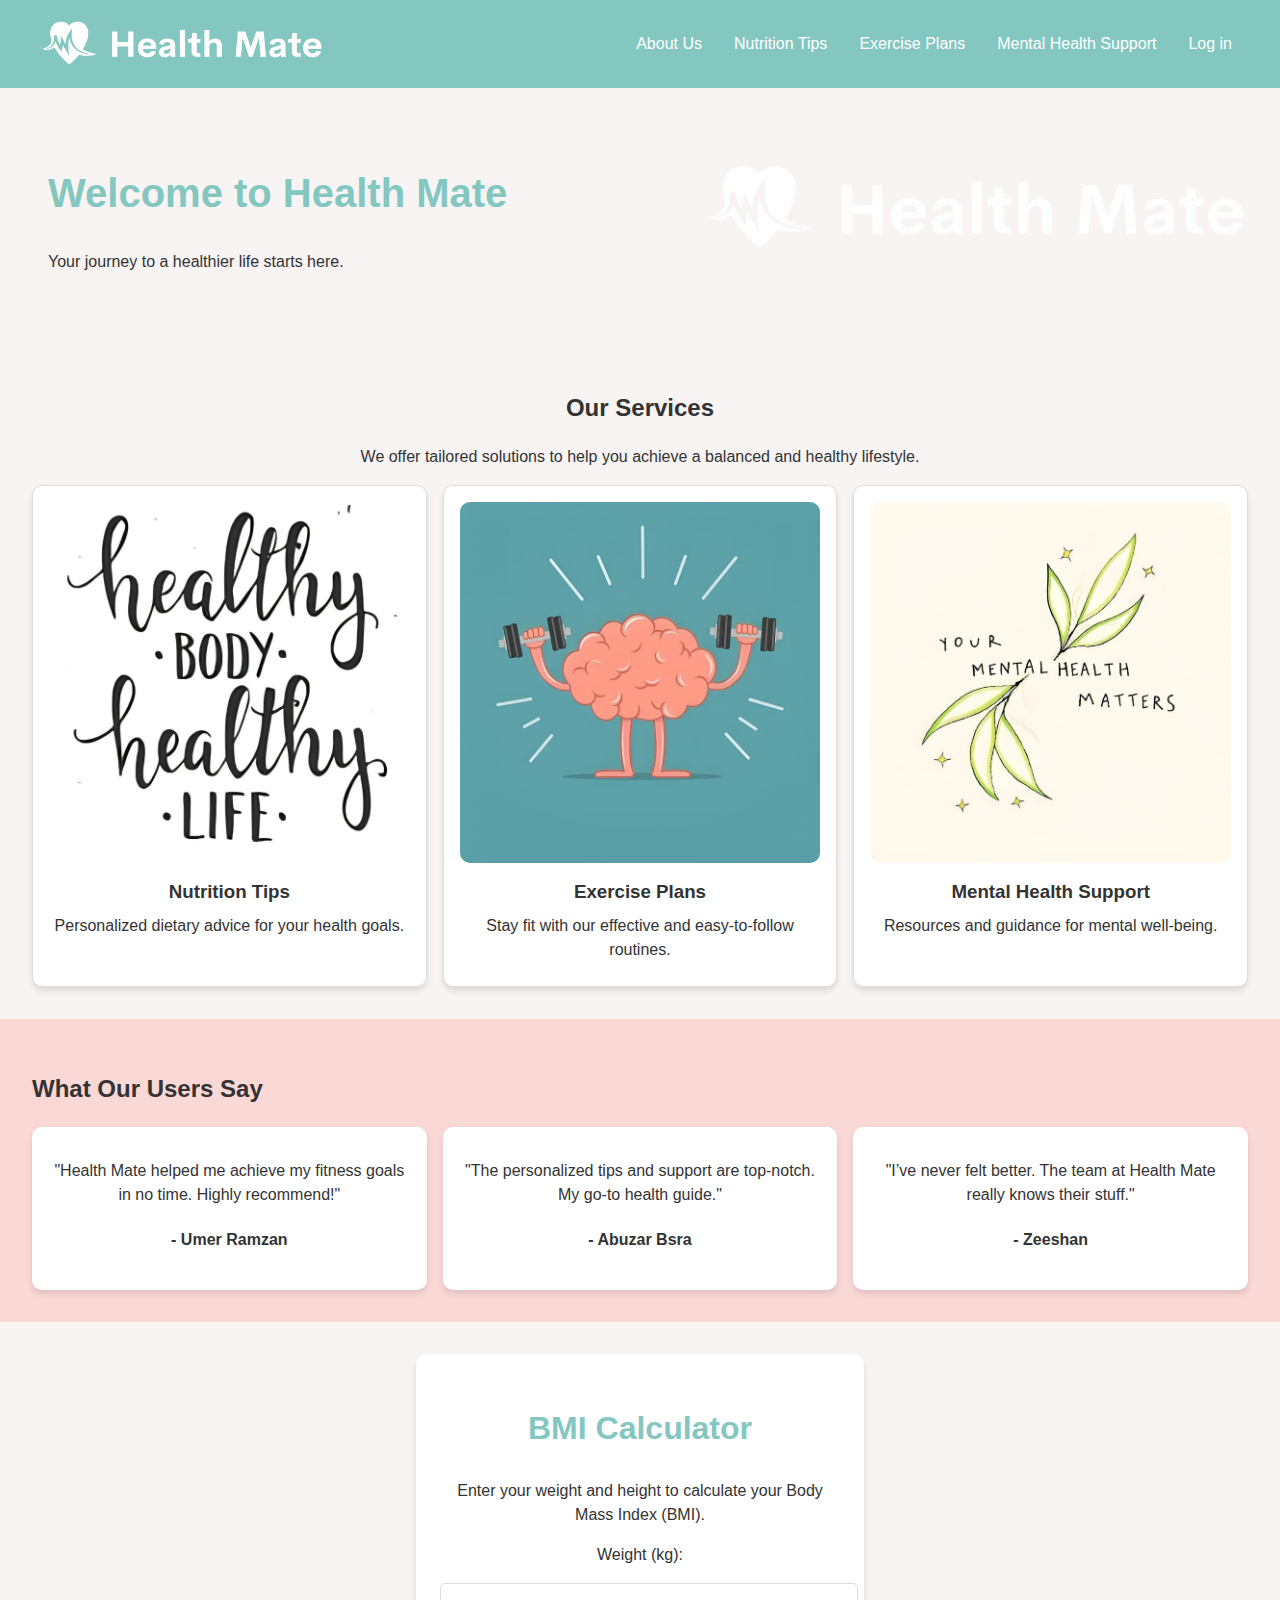
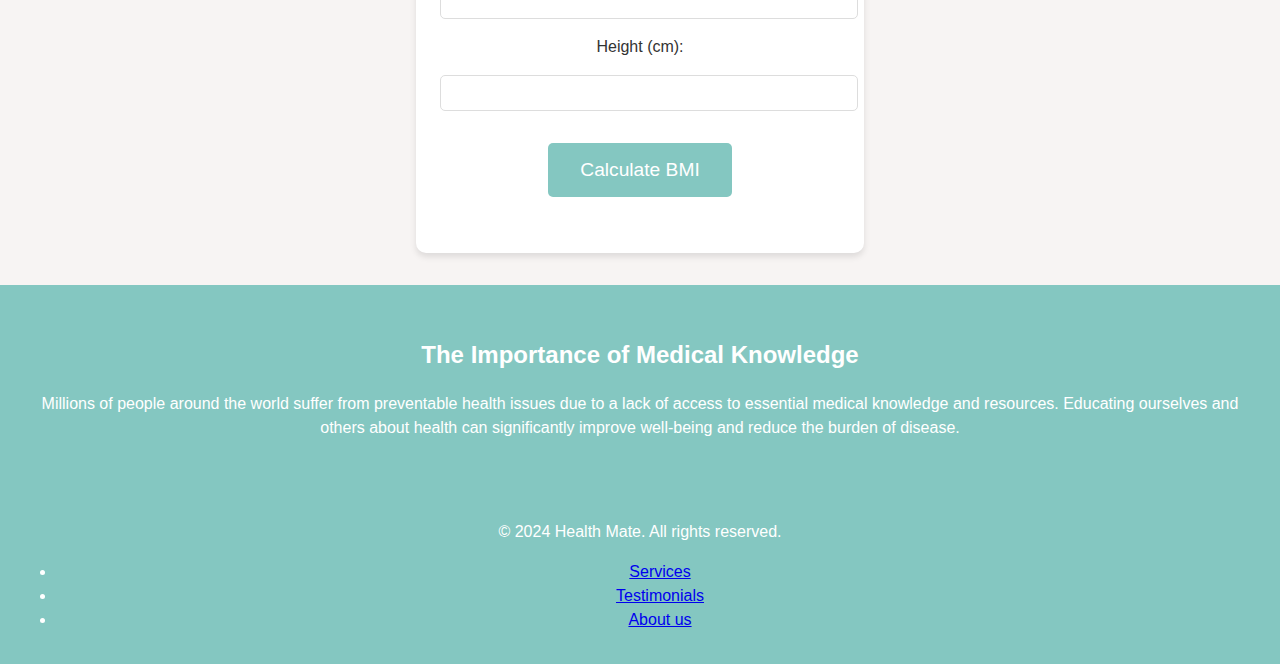
<file: index.html>
<!DOCTYPE html>
<html lang="en">
<head>
    <meta charset="UTF-8">
    <meta name="viewport" content="width=device-width, initial-scale=1.0">
    <title>Health Mate</title>
    <link rel="stylesheet" href="styles.css">
</head>
<body>
    <!-- Header with Navigation -->
    <header>
        <nav class="navbar">
            <a href="index.html" class="logo">
                <img src="images/pic1.png" alt="Health Mate Logo" class="logo-image">
            </a>
            <ul class="nav-links">
                <li><a href="about.html">About Us</a></li>
                <li><a href="nutrition.html">Nutrition Tips</a></li>
                <li><a href="exercise.html">Exercise Plans</a></li>
                <li><a href="support.html">Mental Health Support</a></li>
                <li><a href="login.html">Log in</a></li>
            </ul>
    </header>

    <!-- Main Content -->
    <main>
        <!-- Hero Section -->
        <section class="hero">
            <div class="hero-content">
                <h1>Welcome to Health Mate</h1>
                <p>Your journey to a healthier life starts here.</p>
            </div>
            <div class="hero-image">
                <img src="images/pic1.png" alt="Healthy Lifestyle">
            </div>
        </section>

        <!-- Services Section -->
        <section id="services" class="services">
            <h2>Our Services</h2>
            <p>We offer tailored solutions to help you achieve a balanced and healthy lifestyle.</p>
            <div class="service-grid">
                <a href="nutrition.html" class="service-item">
                    <img src="images/sized3.jpg" alt="Nutrition Tips">
                    <h3>Nutrition Tips</h3>
                    <p>Personalized dietary advice for your health goals.</p>
                </a>
                <a href="exercise.html" class="service-item">
                    <img src="images/sized1.jpg" alt="Exercise Plans">
                    <h3>Exercise Plans</h3>
                    <p>Stay fit with our effective and easy-to-follow routines.</p>
                </a>
                <a href="support.html" class="service-item" id="aloo">
                    <img src="images/sized2.jpg " alt="Mental Health Support">
                    <h3>Mental Health Support</h3>
                    <p>Resources and guidance for mental well-being.</p>
                </a>
            </div>
        </section>

        <!-- Testimonials Section -->
        <section id="testimonials" class="testimonials">
            <h2>What Our Users Say</h2>
            <div class="testimonial-grid">
                <div class="testimonial-item">
                    <p>"Health Mate helped me achieve my fitness goals in no time. Highly recommend!"</p>
                    <h4>- Umer Ramzan</h4>
                </div>
                <div class="testimonial-item">
                    <p>"The personalized tips and support are top-notch. My go-to health guide."</p>
                    <h4>- Abuzar Bsra</h4>
                </div>
                <div class="testimonial-item">
                    <p>"I’ve never felt better. The team at Health Mate really knows their stuff."</p>
                    <h4>- Zeeshan </h4>
                </div>
            </div>
        </section>

        <!-- BMI Calculator Section (Moved to the end) -->
        <section id="bmi-calculator" class="bmi-calculator slim-card">
            <h2>BMI Calculator</h2>
            <p>Enter your weight and height to calculate your Body Mass Index (BMI).</p>
            <form id="bmi-form">
                <div class="input-group">
                    <label for="weight">Weight (kg):</label>
                    <input type="number" id="weight" name="weight" required>
                </div>
                <div class="input-group">
                    <label for="height">Height (cm):</label>
                    <input type="number" id="height" name="height" required>
                </div>
                <button type="submit" class="cta-button">Calculate BMI</button>
            </form>
            <div id="bmi-result" class="bmi-result">
                <p id="bmi-value"></p>
                <p id="bmi-category"></p>
            </div>
        </section>

        <!-- Comment on the Importance of Medical Knowledge -->
<section class="cta">
    <h2>The Importance of Medical Knowledge</h2>
    <p>Millions of people around the world suffer from preventable health issues due to a lack of access to essential medical knowledge and resources. Educating ourselves and others about health can significantly improve well-being and reduce the burden of disease.</p>
</section>

    <!-- Footer -->
    <footer>
        <div class="footer-content">
            <p>&copy; 2024 Health Mate. All rights reserved.</p>
            <ul class="footer-links">
                <li><a href="#services">Services</a></li>
                <li><a href="#testimonials">Testimonials</a></li>
                <li><a href="about.html">About us</a></li>
            </ul>
        </div>
    </footer>

    <script src="scripts.js"></script>
</body>
</html>
</file>
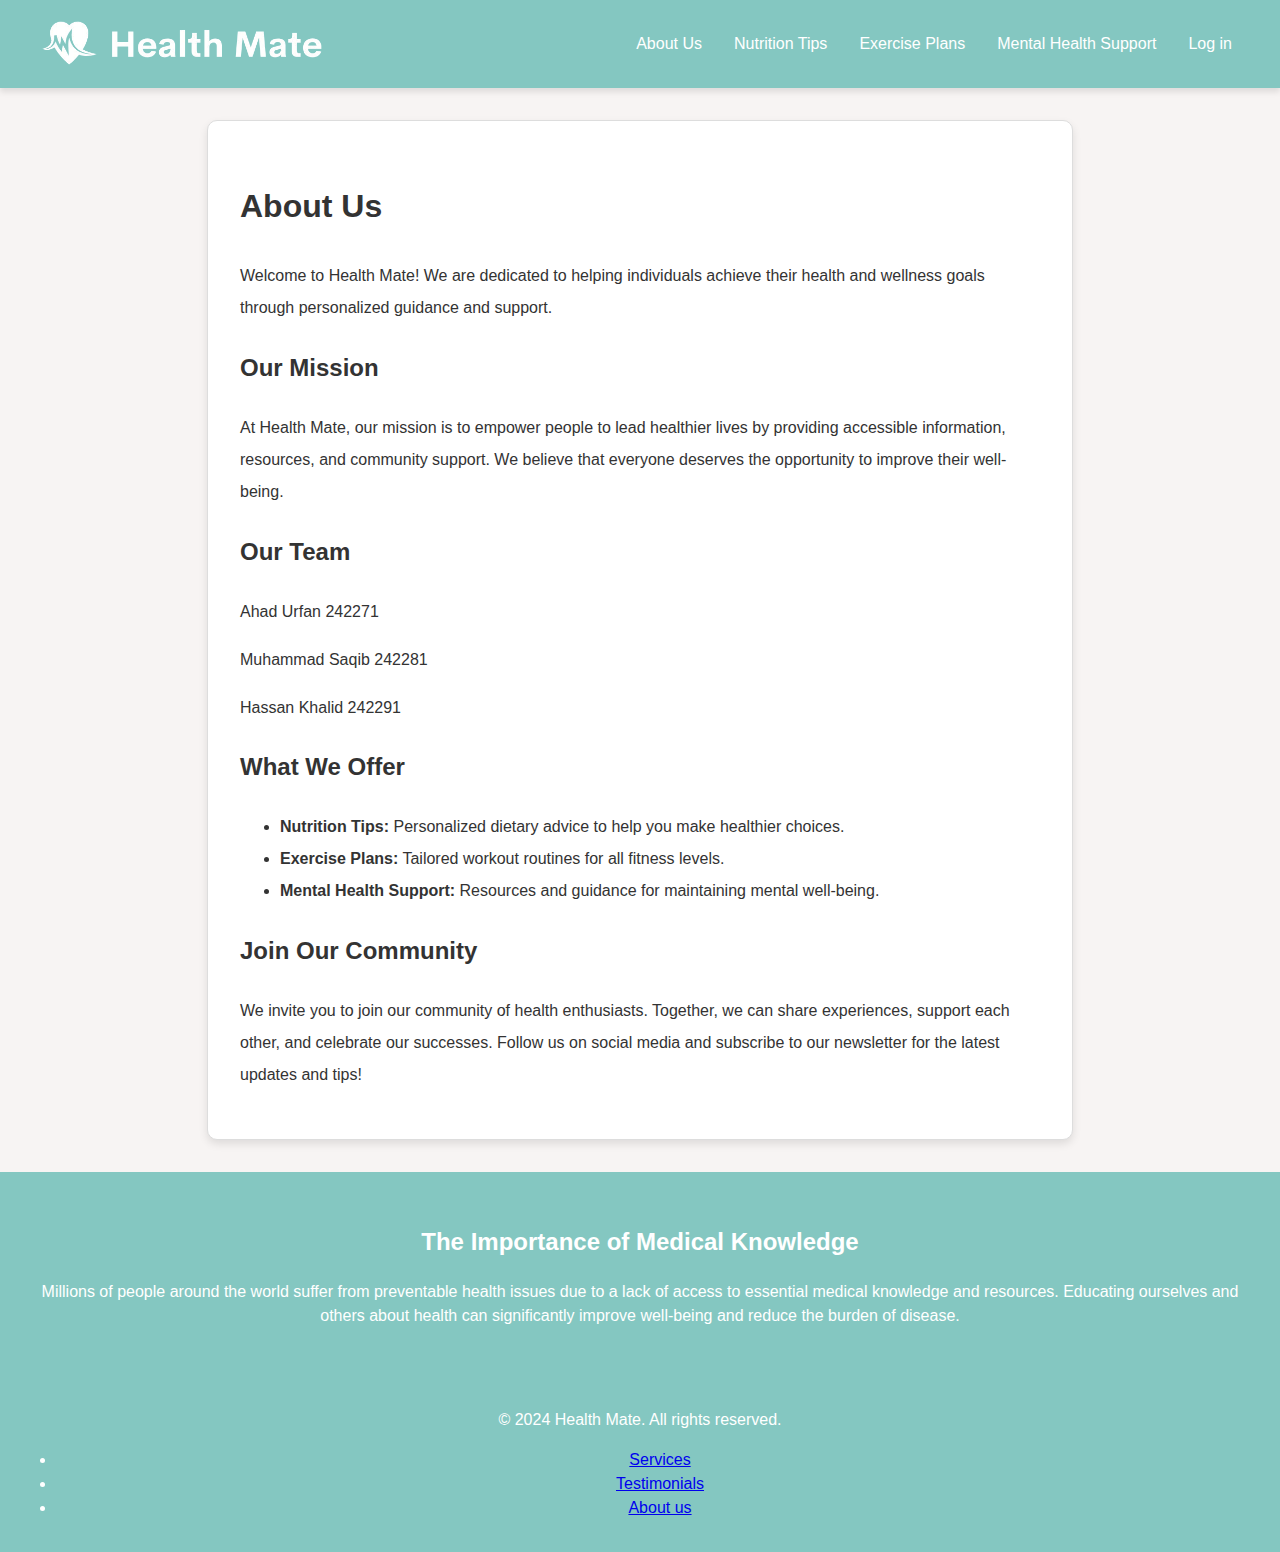
<file: about.html>
<!DOCTYPE html>
<html lang="en">
<head>
    <meta charset="UTF-8">
    <meta name="viewport" content="width=device-width, initial-scale=1.0">
    <title>About Us - Health Mate</title>
    <link rel="stylesheet" href="styles.css">
</head>
<body>
    <!-- Header with Navigation -->
    <header>
        <nav class="navbar">
            <a href="index.html" class="logo">
                <img src="images/pic1.png" alt="Health Mate Logo" class="logo-image">
            </a>
            <ul class="nav-links">
                <li><a href="about.html">About Us</a></li>
                <li><a href="nutrition.html">Nutrition Tips</a></li>
                <li><a href="exercise.html">Exercise Plans</a></li>
                <li><a href="support.html">Mental Health Support</a></li>
                <li><a href="login.html">Log in</a></li>
            </ul>
        </nav>
    </header>

    <!-- Main Content -->
    <main>
        <section class="about-us">
            <div class="subpage-card">
                <h1>About Us</h1>
                <p>Welcome to Health Mate! We are dedicated to helping individuals achieve their health and wellness goals through personalized guidance and support.</p>
                
                <h2>Our Mission</h2>
                <p>At Health Mate, our mission is to empower people to lead healthier lives by providing accessible information, resources, and community support. We believe that everyone deserves the opportunity to improve their well-being.</p>

                <h2>Our Team</h2>
                <p>Ahad Urfan          242271</p>
                <p>Muhammad Saqib      242281</p>
                <p>Hassan Khalid       242291</p>

                <h2>What We Offer</h2>
                <ul>
                    <li><strong>Nutrition Tips:</strong> Personalized dietary advice to help you make healthier choices.</li>
                    <li><strong>Exercise Plans:</strong> Tailored workout routines for all fitness levels.</li>
                    <li><strong>Mental Health Support:</strong> Resources and guidance for maintaining mental well-being.</li>
                </ul>

                <h2>Join Our Community</h2>
                <p>We invite you to join our community of health enthusiasts. Together, we can share experiences, support each other, and celebrate our successes. Follow us on social media and subscribe to our newsletter for the latest updates and tips!</p>
            </div>
        </section>

        <!-- Comment on the Importance of Medical Knowledge -->
        <section class="cta">
            <h2>The Importance of Medical Knowledge</h2>
            <p>Millions of people around the world suffer from preventable health issues due to a lack of access to essential medical knowledge and resources. Educating ourselves and others about health can significantly improve well-being and reduce the burden of disease.</p>
        </section>
    </main>

    <!-- Footer -->
    <footer>
        <div class="footer-content">
            <p>&copy; 2024 Health Mate. All rights reserved.</p>
            <ul class="footer-links">
                <li><a href="#services">Services</a></li>
                <li><a href="#testimonials">Testimonials</a></li>
                <li><a href="about.html">About us</a></li>
            </ul>
        </div>
    </footer>

    <script src="scripts.js"></script>
</body>
</html>
</file>
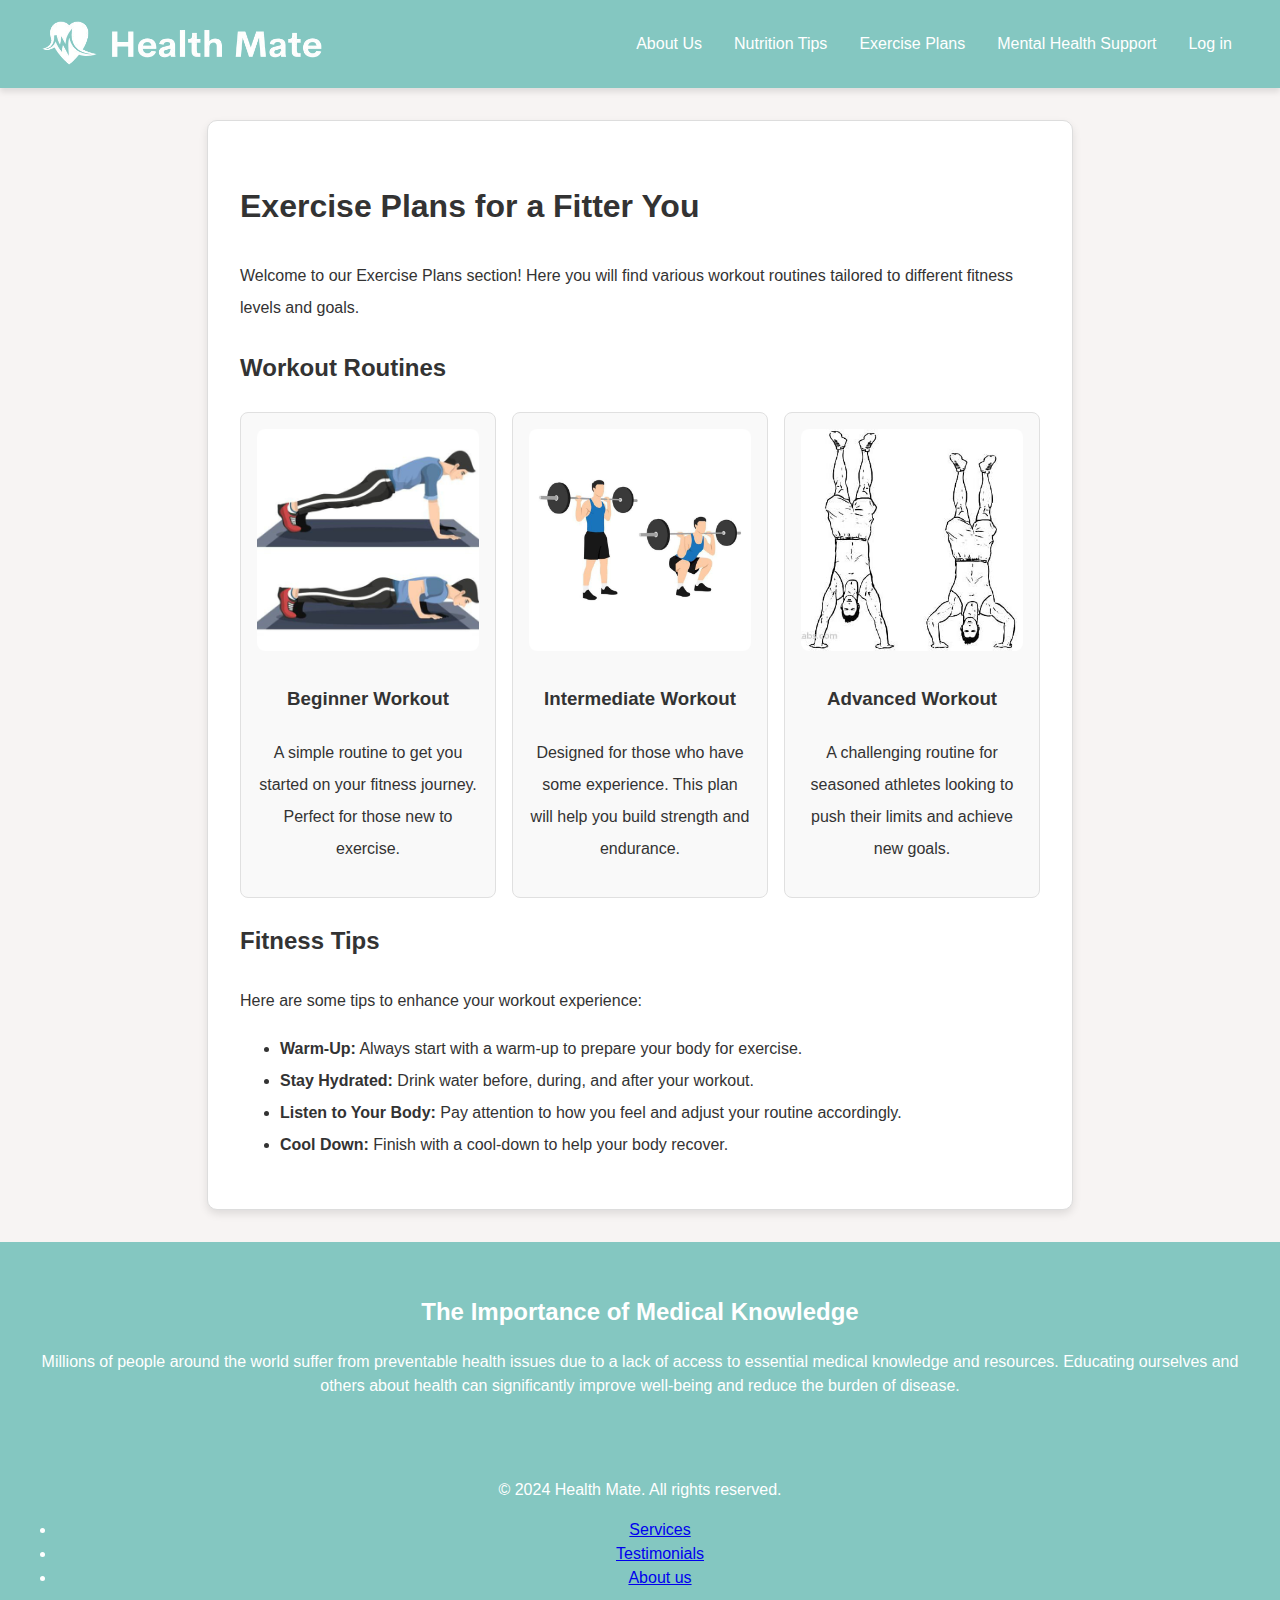
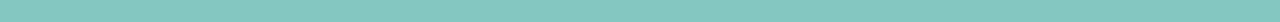
<file: exercise.html>
<!DOCTYPE html>
<html lang="en">
<head>
    <meta charset="UTF-8">
    <meta name="viewport" content="width=device-width, initial-scale=1.0">
    <title>Exercise Plans - Health Mate</title>
    <link rel="stylesheet" href="styles.css">
</head>
<body>
    <!-- Header with Navigation -->
    <header>
        <nav class="navbar">
            <a href="index.html" class="logo">
                <img src="images/pic1.png" alt="Health Mate Logo" class="logo-image">
            </a>
            <ul class="nav-links">
                <li><a href="about.html">About Us</a></li>
                <li><a href="nutrition.html">Nutrition Tips</a></li>
                <li><a href="exercise.html">Exercise Plans</a></li>
                <li><a href="support.html">Mental Health Support</a></li>
                <li><a href="login.html">Log in</a></li>
            </ul>
    </header>

    <!-- Main Content -->
    <main>
        <section class="exercise-plans">
            <div class="subpage-card">
                <h1>Exercise Plans for a Fitter You</h1>
                <p>Welcome to our Exercise Plans section! Here you will find various workout routines tailored to different fitness levels and goals.</p>
                
                <div class="exercise-content">
                    <h2>Workout Routines</h2>
                    <div class="plans-grid">
                        <div class="plan-item">
                            <img src="images/ex1.jpg" alt="Beginner Workout" class="plan-image">
                            <h3>Beginner Workout</h3>
                            <p>A simple routine to get you started on your fitness journey. Perfect for those new to exercise.</p>
                        </div>
                        <div class="plan-item">
                            <img src="images/ex2.jpg" alt="Intermediate Workout" class="plan-image">
                            <h3>Intermediate Workout</h3>
                            <p>Designed for those who have some experience. This plan will help you build strength and endurance.</p>
                        </div>
                        <div class="plan-item">
                            <img src="images/ex3.jpg" alt="Advanced Workout" class="plan-image">
                            <h3>Advanced Workout</h3>
                            <p>A challenging routine for seasoned athletes looking to push their limits and achieve new goals.</p>
                        </div>
                    </div>
                </div>

                <div class="fitness-tips">
                    <h2>Fitness Tips</h2>
                    <p>Here are some tips to enhance your workout experience:</p>
                    <ul>
                        <li><strong>Warm-Up:</strong> Always start with a warm-up to prepare your body for exercise.</li>
                        <li><strong>Stay Hydrated:</strong> Drink water before, during, and after your workout.</li>
                        <li><strong>Listen to Your Body:</strong> Pay attention to how you feel and adjust your routine accordingly.</li>
                        <li><strong>Cool Down:</strong> Finish with a cool-down to help your body recover.</li>
                    </ul>
                </div>
            </div>
        </section>

<!-- Comment on the Importance of Medical Knowledge -->
<section class="cta">
    <h2>The Importance of Medical Knowledge</h2>
    <p>Millions of people around the world suffer from preventable health issues due to a lack of access to essential medical knowledge and resources. Educating ourselves and others about health can significantly improve well-being and reduce the burden of disease.</p>
</section>

    <!-- Footer -->
    <footer>
        <div class="footer-content">
            <p>&copy; 2024 Health Mate. All rights reserved.</p>
            <ul class="footer-links">
                <li><a href="#services">Services</a></li>
                <li><a href="#testimonials">Testimonials</a></li>
                <li><a href="about.html">About us</a></li>
            </ul>
        </div>
    </footer>

    <script src="scripts.js"></script>
</body>
</html>
</file>
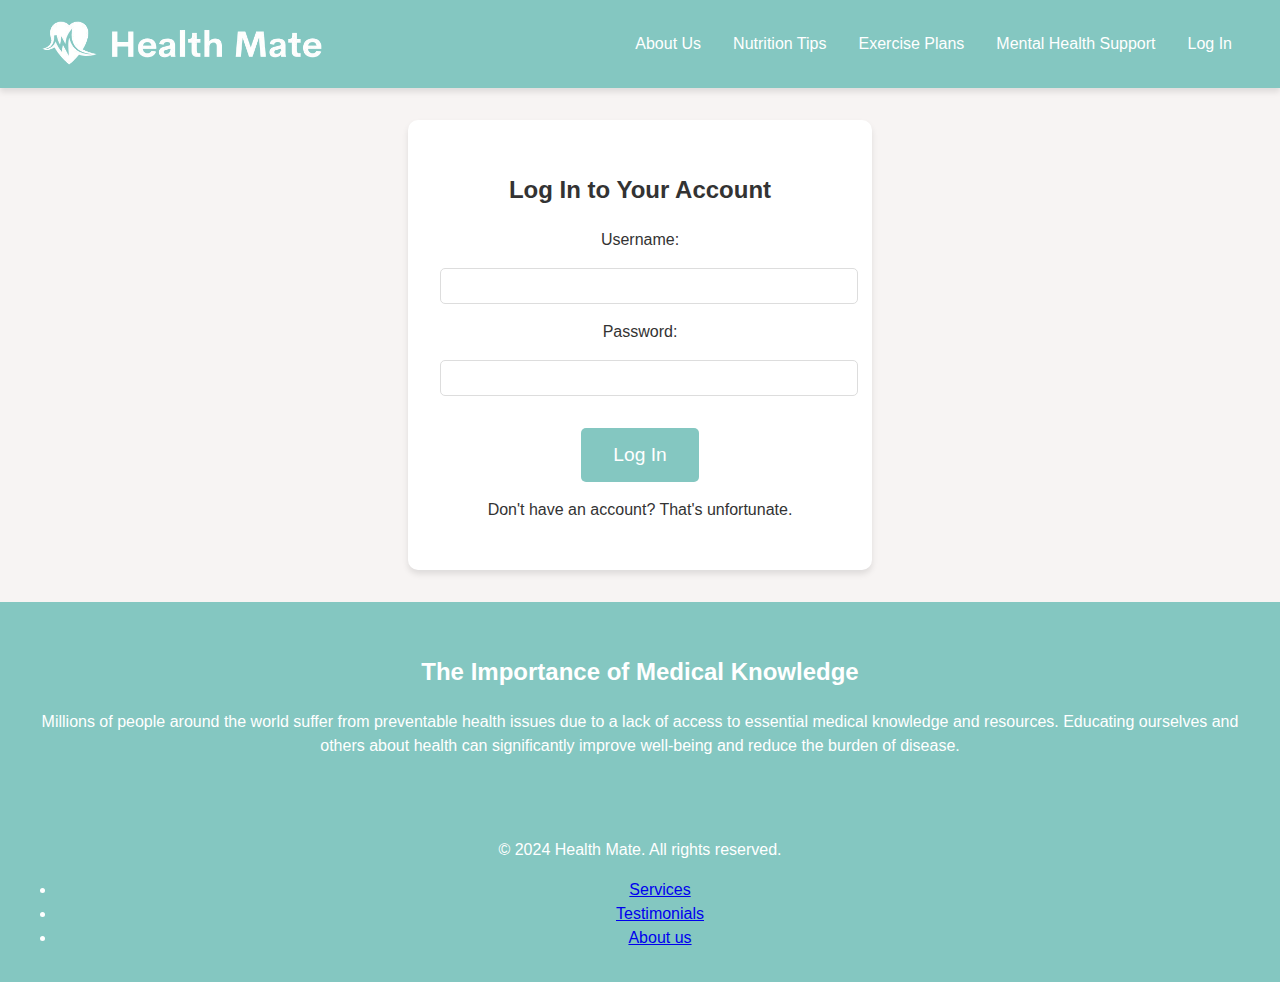
<file: login.html>
<!DOCTYPE html>
<html lang="en">
<head>
    <meta charset="UTF-8">
    <meta name="viewport" content="width=device-width, initial-scale=1.0">
    <title>Log In - Health Mate</title>
    <link rel="stylesheet" href="styles.css">
</head>
<body>
    <!-- Header with Navigation -->
    <header>
        <nav class="navbar">
            <a href="index.html" class="logo">
                <img src="images/pic1.png" alt="Health Mate Logo" class="logo-image">
            </a>
            <ul class="nav-links">
                <li><a href="about.html">About Us</a></li>
                <li><a href="nutrition.html">Nutrition Tips</a></li>
                <li><a href="exercise.html">Exercise Plans</a></li>
                <li><a href="support.html">Mental Health Support</a></li>
                <li><a href="login.html">Log In</a></li> <!-- Current Page -->
            </ul>
        </nav>
    </header>

    <!-- Main Content -->
    <main>
        <section class="login-section">
            <h2>Log In to Your Account</h2>
            <form id="login-form">
                <div class="input-group">
                    <label for="username">Username:</label>
                    <input type="text" id="username" name="username" required>
                </div>
                <div class="input-group">
                    <label for="password">Password:</label>
                    <input type="password" id="password" name="password" required>
                </div>
                <button type="submit" class="cta-button">Log In</button>
            </form>
            <p>Don't have an account? That's unfortunate.</p>
        </section>
    </main>

    <section class="cta">
        <h2>The Importance of Medical Knowledge</h2>
        <p>Millions of people around the world suffer from preventable health issues due to a lack of access to essential medical knowledge and resources. Educating ourselves and others about health can significantly improve well-being and reduce the burden of disease.</p>
    </section>

    <!-- Footer -->
    <footer>
        <div class="footer-content">
            <p>&copy; 2024 Health Mate. All rights reserved.</p>
            <ul class="footer-links">
                <li><a href="#services">Services</a></li>
                <li><a href="#testimonials">Testimonials</a></li>
                <li><a href="about.html">About us</a></li>
            </ul>
        </div>
    </footer>

    <script src="scripts.js"></script>
</body>
</html>
</file>
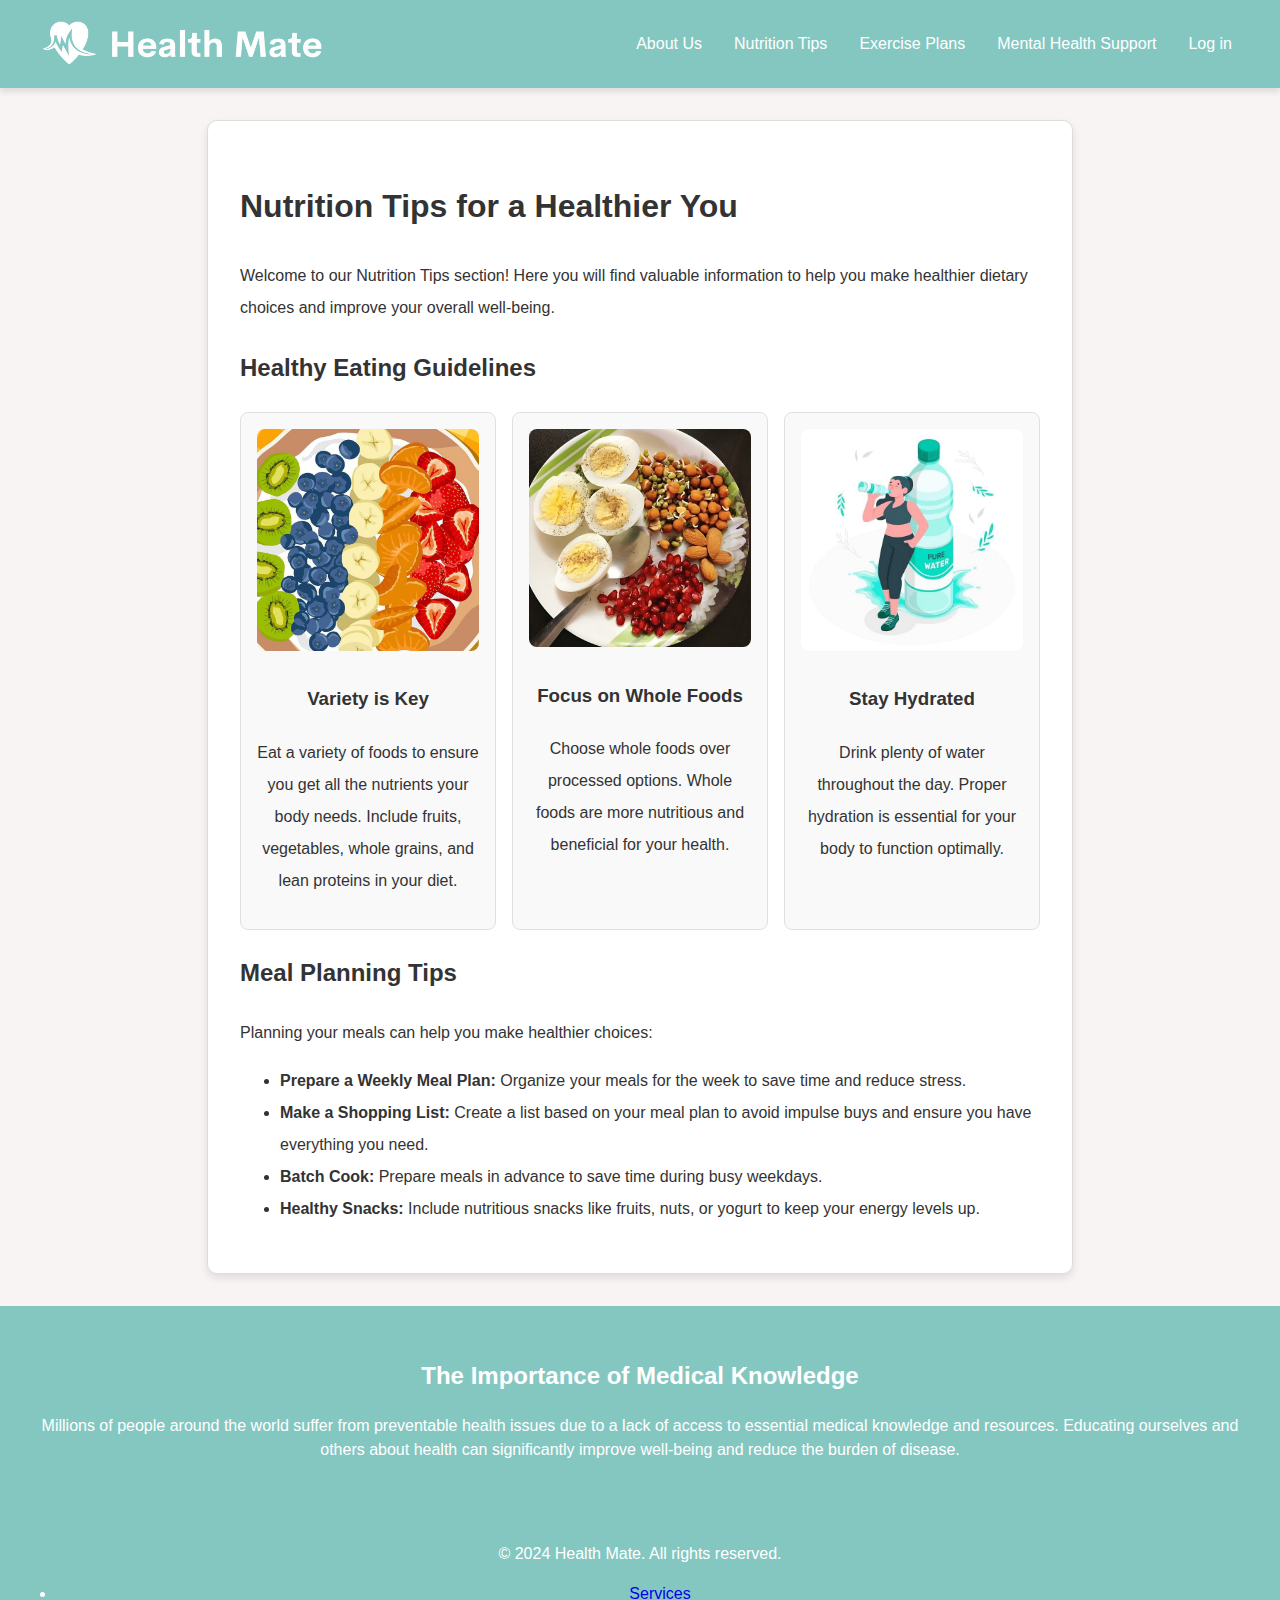
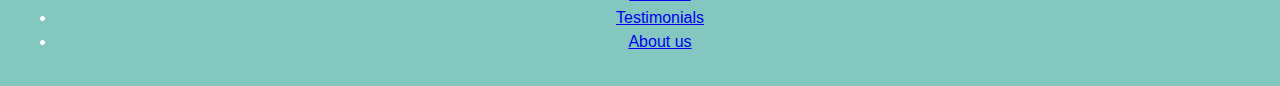
<file: nutrition.html>
<!DOCTYPE html>
<html lang="en">
<head>
    <meta charset="UTF-8">
    <meta name="viewport" content="width=device-width, initial-scale=1.0">
    <title>Nutrition Tips - Health Mate</title>
    <link rel="stylesheet" href="styles.css">
</head>
<body>
    <!-- Header with Navigation -->
    <header>
        <nav class="navbar">
            <a href="index.html" class="logo">
                <img src="images/pic1.png" alt="Health Mate Logo" class="logo-image">
            </a>
            <ul class="nav-links">
                <li><a href="about.html">About Us</a></li>
                <li><a href="nutrition.html">Nutrition Tips</a></li>
                <li><a href="exercise.html">Exercise Plans</a></li>
                <li><a href="support.html">Mental Health Support</a></li>
                <li><a href="login.html">Log in</a></li>
            </ul>
    </header>

    <!-- Main Content -->
    <main>
        <section class="nutrition-tips">
            <div class="subpage-card">
                <h1>Nutrition Tips for a Healthier You</h1>
                <p>Welcome to our Nutrition Tips section! Here you will find valuable information to help you make healthier dietary choices and improve your overall well-being.</p>
                
                <div class="nutrition-content">
                    <h2>Healthy Eating Guidelines</h2>
                    <div class="tips-grid">
                        <div class="tip-item">
                            <img src="images/cropped.jpg" alt="Healthy Eating" class="tip-image">
                            <h3>Variety is Key</h3>
                            <p>Eat a variety of foods to ensure you get all the nutrients your body needs. Include fruits, vegetables, whole grains, and lean proteins in your diet.</p>
                        </div>
                        <div class="tip-item">
                            <img src="images/nu3.jpg" alt="Whole Foods" class="tip-image">
                            <h3>Focus on Whole Foods</h3>
                            <p>Choose whole foods over processed options. Whole foods are more nutritious and beneficial for your health.</p>
                        </div>
                        <div class="tip-item">
                            <img src="images/nu2.jpg" alt="Stay Hydrated" class="tip-image">
                            <h3>Stay Hydrated</h3>
                            <p>Drink plenty of water throughout the day. Proper hydration is essential for your body to function optimally.</p>
                        </div>
                    </div>
                </div>

                <div class="meal-planning">
                    <h2>Meal Planning Tips</h2>
                    <p>Planning your meals can help you make healthier choices:</p>
                    <ul>
                        <li><strong>Prepare a Weekly Meal Plan:</strong> Organize your meals for the week to save time and reduce stress.</li>
                        <li><strong>Make a Shopping List:</strong> Create a list based on your meal plan to avoid impulse buys and ensure you have everything you need.</li>
                        <li><strong>Batch Cook:</strong> Prepare meals in advance to save time during busy weekdays.</li>
                        <li><strong>Healthy Snacks:</strong> Include nutritious snacks like fruits, nuts, or yogurt to keep your energy levels up.</li>
                    </ul>
                </div>
            </div>
        </section>

        <!-- Comment on the Importance of Medical Knowledge -->
<section class="cta">
    <h2>The Importance of Medical Knowledge</h2>
    <p>Millions of people around the world suffer from preventable health issues due to a lack of access to essential medical knowledge and resources. Educating ourselves and others about health can significantly improve well-being and reduce the burden of disease.</p>
</section>

    <!-- Footer -->
    <footer>
        <div class="footer-content">
            <p>&copy; 2024 Health Mate. All rights reserved.</p>
            <ul class="footer-links">
                <li><a href="#services">Services</a></li>
                <li><a href="#testimonials">Testimonials</a></li>
                <li><a href="about.html">About us</a></li>
            </ul>
        </div>
    </footer>

    <script src="scripts.js"></script>
</body>
</html>
</file>
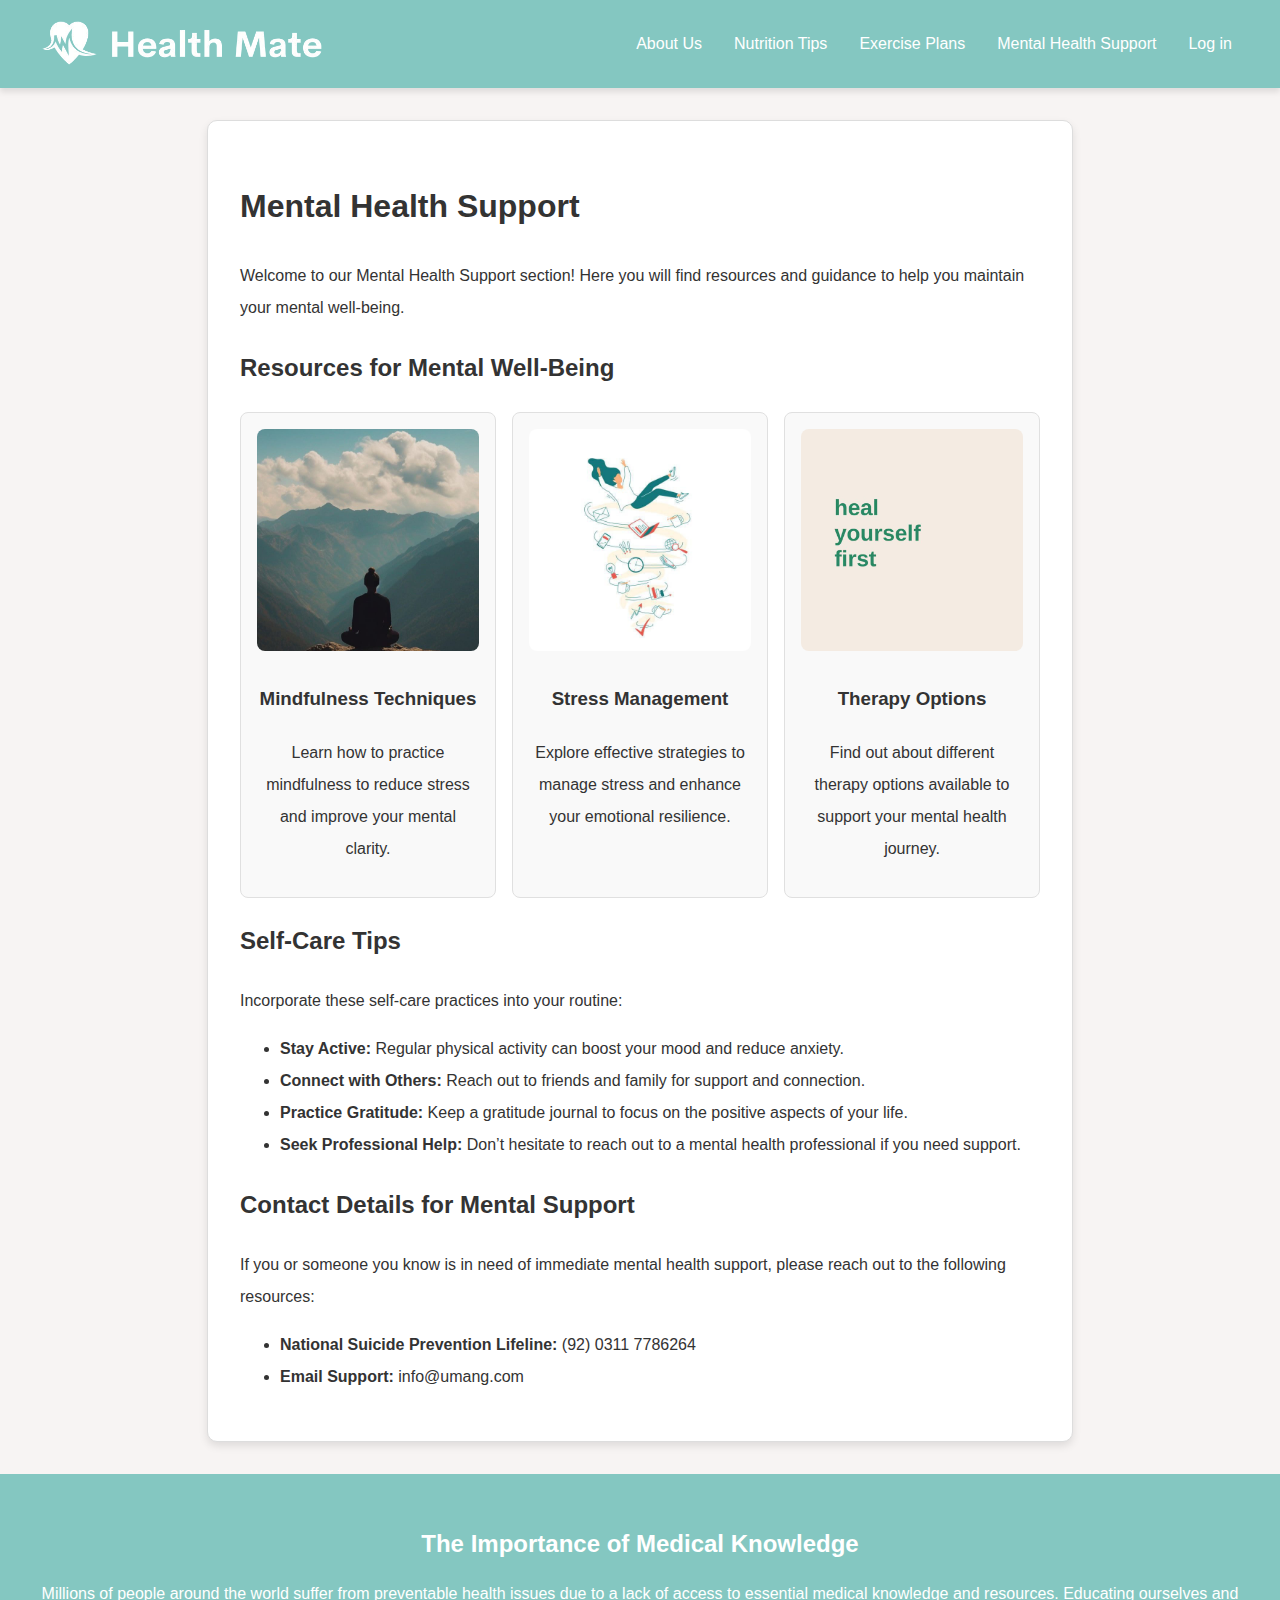
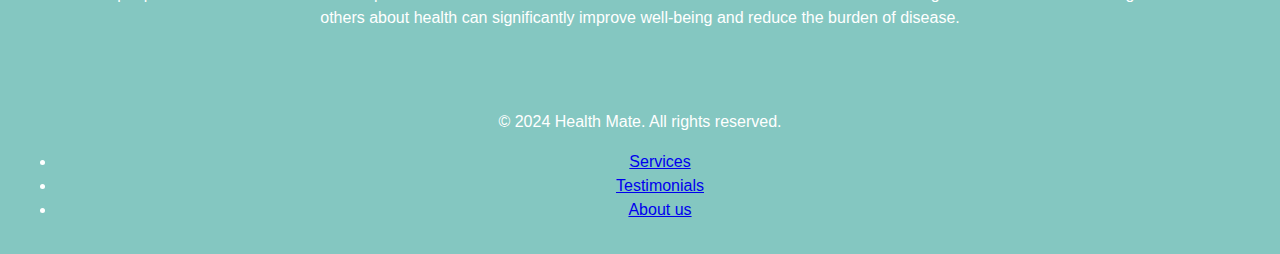
<file: support.html>
<!DOCTYPE html>
<html lang="en">
<head>
    <meta charset="UTF-8">
    <meta name="viewport" content="width=device-width, initial-scale=1.0">
    <title>Mental Health Support - Health Mate</title>
    <link rel="stylesheet" href="styles.css">
</head>
<body>
    <!-- Header with Navigation -->
    <header>
        <nav class="navbar">
            <a href="index.html" class="logo">
                <img src="images/pic1.png" alt="Health Mate Logo" class="logo-image">
            </a>
            <ul class="nav-links">
                <li><a href="about.html">About Us</a></li>
                <li><a href="nutrition.html">Nutrition Tips</a></li>
                <li><a href="exercise.html">Exercise Plans</a></li>
                <li><a href="support.html">Mental Health Support</a></li>
                <li><a href="login.html">Log in</a></li>
                    </ul>
    </header>

    <!-- Main Content -->
    <main>
        <section class="mental-health-support">
            <div class="subpage-card">
                <h1>Mental Health Support</h1>
                <p>Welcome to our Mental Health Support section! Here you will find resources and guidance to help you maintain your mental well-being.</p>
                
                <div class="support-content">
                    <h2>Resources for Mental Well-Being</h2>
                    <div class="resources-grid">
                        <div class="resource-item">
                            <img src="images/m3.jpg" alt="Mindfulness Techniques" class="resource-image">
                            <h3>Mindfulness Techniques</h3>
                            <p>Learn how to practice mindfulness to reduce stress and improve your mental clarity.</p>
                        </div>
                        <div class="resource-item">
                            <img src="images/m1.jpg" alt="Stress Management" class="resource-image">
                            <h3>Stress Management</h3>
                            <p>Explore effective strategies to manage stress and enhance your emotional resilience.</p>
                        </div>
                        <div class="resource-item">
                            <img src="images/m2.jpg" alt="Therapy Options" class="resource-image">
                            <h3>Therapy Options</h3>
                            <p>Find out about different therapy options available to support your mental health journey.</p>
                        </div>
                    </div>
                </div>

                <div class="self-care-tips">
                    <h2>Self-Care Tips</h2>
                    <p>Incorporate these self-care practices into your routine:</p>
                    <ul>
                        <li><strong>Stay Active:</strong> Regular physical activity can boost your mood and reduce anxiety.</li>
                        <li><strong>Connect with Others:</strong> Reach out to friends and family for support and connection.</li>
                        <li><strong>Practice Gratitude:</strong> Keep a gratitude journal to focus on the positive aspects of your life.</li>
                        <li><strong>Seek Professional Help:</strong> Don’t hesitate to reach out to a mental health professional if you need support.</li>
                    </ul>
                </div>

                <!-- Contact Details Section -->
                <div class="contact-details">
                    <h2>Contact Details for Mental Support</h2>
                    <p>If you or someone you know is in need of immediate mental health support, please reach out to the following resources:</p>
                    <ul>
                        <li><strong>National Suicide Prevention Lifeline:</strong> (92) 0311 7786264</li>
                        <li><strong>Email Support:</strong> info@umang.com</li>
                    </ul>
                </div>
            </div>
        </section>

        <!-- Comment on the Importance of Medical Knowledge -->
<section class="cta">
    <h2>The Importance of Medical Knowledge</h2>
    <p>Millions of people around the world suffer from preventable health issues due to a lack of access to essential medical knowledge and resources. Educating ourselves and others about health can significantly improve well-being and reduce the burden of disease.</p>
</section>

    <!-- Footer -->
    <footer>
        <div class="footer-content">
            <p>&copy; 2024 Health Mate. All rights reserved.</p>
            <ul class="footer-links">
                <li><a href="#services">Services</a></li>
                <li><a href="#testimonials">Testimonials</a>
                    <li><a href="about.html">About us</a></li>
            </ul>
        </div>
    </footer>

    <script src="scripts.js"></script>
</body>
</html>
</file>
<file: styles.css>
/* CSS for a Softer Design */
:root {
  --primary-color: #84c7c1; /* Soft teal */
  --secondary-color: #f7f4f3; /* Off-white */
  --accent-color: #fad8d6; /* Soft pink */
  --text-color: #333; /* Dark gray */
  --font-family: "Poppins", sans-serif;
}

body {
  line-height: 1.5;
  margin: 0;
  font-family: var(--font-family);
  background-color: var(--secondary-color);
  color: var(--text-color);
  
}

header {
  background: var(--primary-color);
  color: #fff;
  padding: 1rem 0;
  box-shadow: 0 4px 6px rgba(0, 0, 0, 0.1);
}

.logo-image {
  height: 50px; /* Adjust height as needed */
  width: auto; /* Maintain aspect ratio */
  display: block; /* Ensure it behaves like a block element */
}

.navbar {
  display: flex;
  justify-content: space-between;
  align-items: center;
  padding: 0 2rem;
}

.nav-links {
  display: flex;
  list-style: none;
}

.nav-links li {
  margin: 0 1rem;
}

.nav-links a {
  color: #fff;
  text-decoration: none;
  font-weight: 500;
}

/* Existing styles... */

/* Responsive Navigation */
@media (max-width: 768px) {
  .navbar {
    flex-direction: column; /* Stack items vertically */
    align-items: flex-start; /* Align items to the start */
    padding: 1rem; /* Add padding for better spacing */
  }

  .nav-links {
    flex-direction: column; /* Stack links vertically */
    width: 100%; /* Full width for links */
    padding: 0; /* Remove padding */
    margin: 0; /* Remove margin */
  }

  .nav-links li {
    margin: 0.5rem 0; /* Add margin for spacing between links */
  }

  .nav-links a {
    padding: 0.5rem 1rem; /* Add padding for clickable area */
    width: 100%; /* Make links full width */
    text-align: left; /* Align text to the left */
  }
}

.hero {
  display: flex;
  flex-wrap: wrap;
  align-items: center;
  justify-content: space-between;
  padding: 2rem;
  background: var(--secondary-color);
}

.hero-content {
  flex: 1;
  padding: 1rem;
}

.hero-content h1 {
  font-size: 2.5rem;
  color: var(--primary-color);
}

.hero-image img {
 
  text-shadow: #333;
  max-width: 100%;
  border-radius: 10px;
}

.about-us{
  line-height: 2;
}
.services {
  padding: 2rem;
  text-align: center;
}

.service-grid {
  display: grid;
  grid-template-columns: repeat(auto-fit, minmax(300px, 1fr));
  gap: 1rem;
}

.service-item {
  display: block; /* Make the entire item clickable */
  background: #fff; /* Background color */
  padding: 1rem;
  border: 1px solid #ddd;
  border-radius: 10px;
  text-align: center;
  box-shadow: 0 4px 6px rgba(0, 0, 0, 0.1);
  transition: transform 0.2s, box-shadow 0.2s; /* Smooth hover effect */
  color: #333; /* Set text color to black */
}

.service-item {
  display: block; /* Make the entire item clickable */
  background: #fff; /* Background color */
  padding: 1rem;
  border: 1px solid #ddd;
  border-radius: 10px;
  text-align: center;
  box-shadow: 0 4px 6px rgba(0, 0, 0, 0.1);
  transition: transform 0.2s, box-shadow 0.2s; /* Smooth hover effect */
  color: #333; /* Set text color to black */
  text-decoration: none; /* Remove underline from links */
}

.service-item img {
  max-width: 100%; /* Ensure the image fits within the card */
  height: auto; /* Maintain aspect ratio */
  border-radius: 10px; /* Optional: round the image corners */
}

.service-item h3,
.service-item p {
  margin: 0.5rem 0; /* Add some margin for spacing */
}

.service-item:hover {
  transform: scale(1.05); /* Slightly enlarge the entire card on hover */
  box-shadow: 0 6px 8px rgba(0, 0, 0, 0.2); /* Enhance shadow on hover */
  cursor: pointer; /* Change cursor to pointer */
}

.testimonials {
  background: var(--accent-color);
  padding: 2rem;
}

.testimonial-grid {
  display: grid;
  grid-template-columns: repeat(auto-fit, minmax(300px, 1fr));
  gap: 1rem;
}

.testimonial-item {
  background: #fff;
  padding: 1rem;
  border-radius: 10px;
  box-shadow: 0 4px 6px rgba(0, 0, 0, 0.1);
  text-align: center;
}

.cta {
  background: var(--primary-color);
  color: #fff;
  text-align: center;
  padding: 2rem;
}

.cta-button {
  background: var(--accent-color);
  color: #333;
  border: none;
  padding: 0.8rem 1.5rem;
  border-radius: 5px;
  font-size: 1rem;
  cursor: pointer;
}

footer {
  background: var(--primary-color);
  color: #fff;
  text-align: center;
  padding: 1rem;
}

/* CSS for BMI Calculator */
.bmi-calculator {
  background: #fff;
  padding: 1.5rem; /* Reduced padding for a slimmer look */
  text-align: center;
  box-shadow: 0 4px 6px rgba(0, 0, 0, 0.1);
  border-radius: 10px;
  margin: 2rem auto; /* Center the card with auto margins */
  max-width: 400px; /* Set a max width for the card */
  align-self: center;
}

.bmi-calculator h2 {
  color: var(--primary-color);
  font-size: 2rem;
}

.input-group {
  margin: 1rem 0;
}

.input-group label {
  font-size: 1rem;
  color: var(--text-color);
}

.input-group input {
  width: 100%;
  padding: 0.5rem;
  margin-top: 0.5rem;
  border: 1px solid #ddd;
  border-radius: 5px;
  font-size: 1rem;
}

.cta-button {
  background: var(--primary-color);
  color: #fff;
  border: none;
  padding: 1rem 2rem;
  font-size: 1.2rem;
  border-radius: 5px;
  cursor: pointer;
  margin-top: 1rem;
}

.cta-button:hover {
  background: #6fa8a0;
}

.bmi-result {
  margin-top: 2rem;
}

.bmi-result p {
  font-size: 1.2rem;
  color: var(--text-color);
}

#bmi-value {
  font-weight: bold;
  font-size: 1.5rem;
}

#bmi-category {
  font-style: italic;
}

.subpage-card {
  background: #fff;
  border: 1px solid #ddd;
  border-radius: 10px;
  box-shadow: 0 4px 8px rgba(0, 0, 0, 0.1);
  padding: 2rem;
  margin: 2rem auto;
  max-width: 800px; /* Adjust the width as needed */
}
.nutrition-tips{
  line-height: 2;
}


.nutrition-card h1,
.nutrition-card h2 {
  color: var(--primary-color);
}

.tips-grid {
  display: grid;
  grid-template-columns: repeat(auto-fit, minmax(250px, 1fr));
  gap: 1rem;
}

.tip-item {
  background: #f9f9f9;
  border: 1px solid #e0e0e0;
  border-radius: 8px;
  padding: 1rem;
  text-align: center;
  transition: transform 0.2s;
}

.tip-item:hover {
  transform: scale(1.05);
}

.tip-image {
  max-width: 100%;
  border-radius: 8px;
  overflow: hidden;
}
.mental-health-support{
  line-height: 2;
}
.resources-grid {
  display: grid;
  grid-template-columns: repeat(auto-fit, minmax(250px, 1fr));
  gap: 1rem;
}
.resource-item {
  background: #f9f9f9;
  border: 1px solid #e0e0e0;
  border-radius: 8px;
  padding: 1rem;
  text-align: center;
  transition: transform 0.2s;
}
.resource-item:hover {
  transform: scale(1.05);
}
.resource-image {
  max-width: 100%;
  border-radius: 8px;
  overflow: hidden;
}

.plans-grid {
  display: grid;
  grid-template-columns: repeat(auto-fit, minmax(250px, 1fr));
  gap: 1rem;
}
.exercise-plans{
  line-height: 2;
}
.plan-item {
  
  background: #f9f9f9;
  border: 1px solid #e0e0e0;
  border-radius: 8px;
  padding: 1rem;
  text-align: center;
  transition: transform 0.2s;
}
.plan-item:hover {
  transform: scale(1.05);
}
.plan-image {
  max-width: 100%;
  border-radius: 8px;
  overflow: hidden;
}
.login-section {
  background: #fff;
  padding: 2rem;
  border-radius: 10px;
  box-shadow: 0 4px 6px rgba(0, 0, 0, 0.1);
  max-width: 400px;
  margin: 2rem auto; /* Center the card */
  text-align: center;
}

.input-group {
  margin: 1rem 0;
}

.input-group label {
  display: block;
  margin-bottom: 0.5rem;
  font-size: 1rem;
  color: var(--text-color);
}

.input-group input {
  width: 100%;
  padding: 0.5rem;
  border: 1px solid #ddd;
  border-radius: 5px;
  font-size: 1rem;
}

.cta-button {
  background: var(--primary-color);
  color: #fff;
  border: none;
  padding: 1rem 2rem;
  font-size: 1.2rem;
  border-radius: 5px;
  cursor: pointer;
  margin-top: 1rem;
}

.cta-button :hover {
  background: #6fa8a0;
}
</file>
